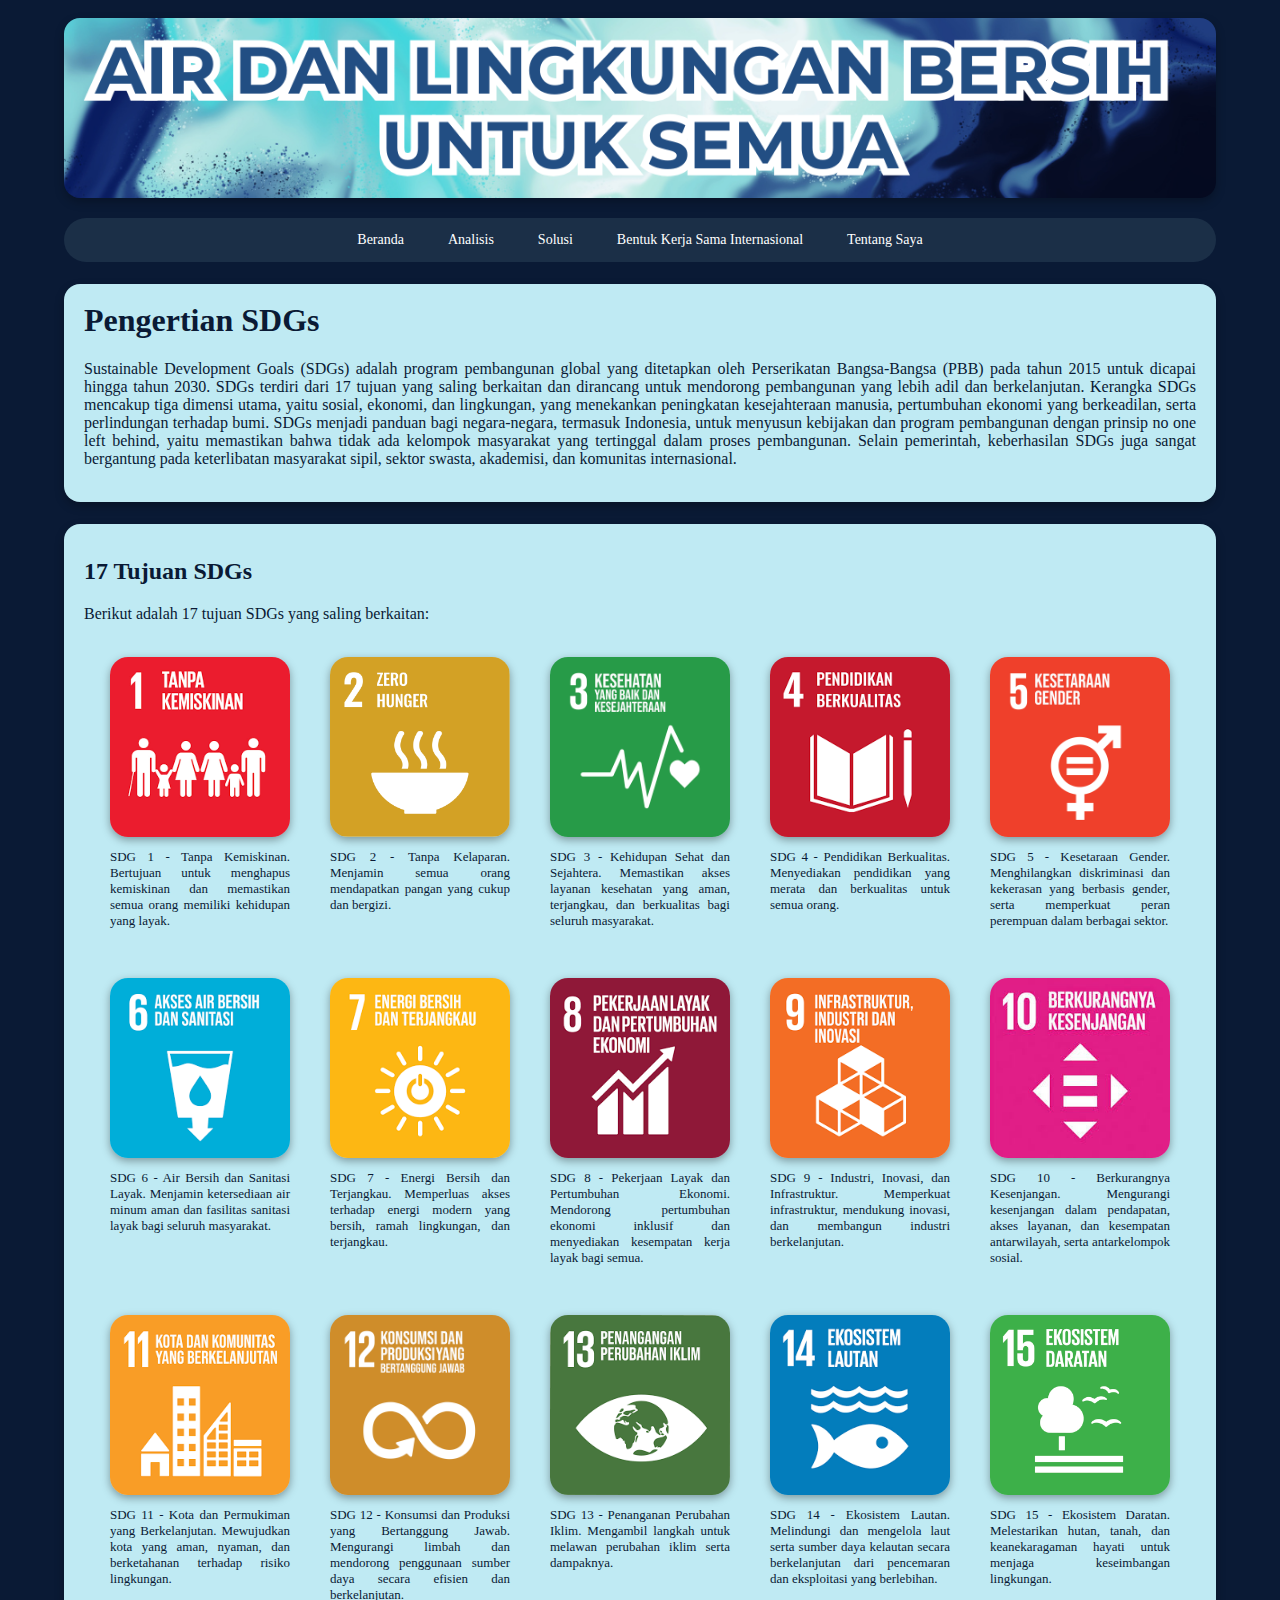
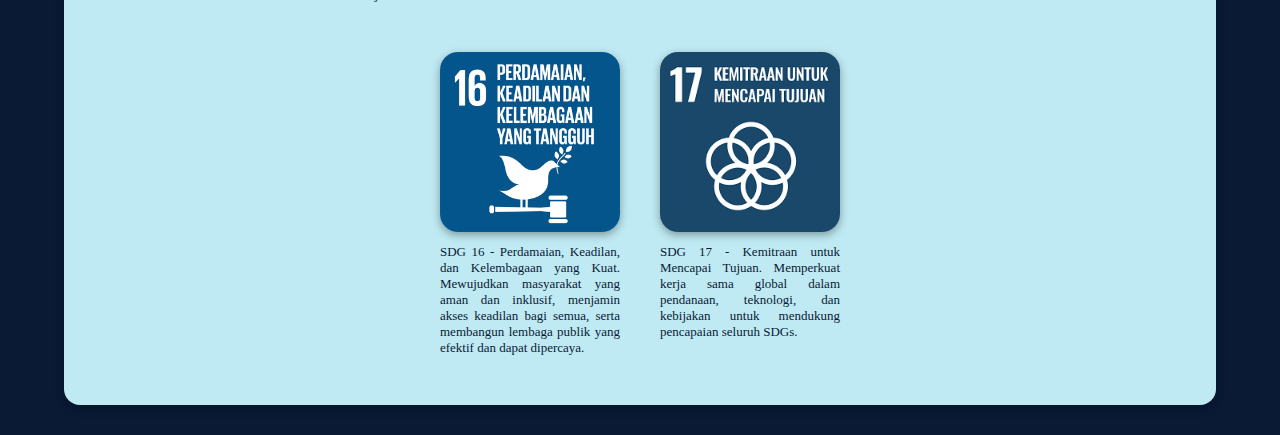
<file: index.html>
<!DOCTYPE html>
<html>
<head>
    <title>Beranda SDGs</title>
    <link rel="stylesheet" href="style.css">
</head>
<body>

<div class="container">

    <img src="Header IL Web.png" class="header-img" alt="Header SDGs">

    <div class="navbar">
        <ul>
            <li class="dropdown">
                <a href="index.html">Beranda</a>
                <ul class="dropdown-menu">
                    <li><a href="#pengertian">Pengertian SDGs</a></li>
                    <li><a href="#tujuan">17 Tujuan SDGs</a></li>
                </ul>
            </li>

            <li class="dropdown">
                <a href="analisis.html">Analisis</a>
                <ul class="dropdown-menu">
                    <li><a href="analisis.html#kondisi">Kondisi Terkini</a></li>
                    <li><a href="analisis.html#tantangan">Tantangan</a></li>
                    <li><a href="analisis.html#potensi">Potensi</a></li>
                    <li><a href="analisis.html#peran">Peran Masyarakat</a></li>
                </ul>
            </li>

            <li class="dropdown">
                <a href="solusi.html">Solusi</a>
                <ul class="dropdown-menu">
                    <li><a href="solusi.html#rekomendasi">Solusi & Rekomendasi Tindakan Nyata</a></li>
                </ul>
            </li>

            <li class="dropdown">
                <a href="kerjasama.html">Bentuk Kerja Sama Internasional</a>
                <ul class="dropdown-menu">
                    <li><a href="kerjasama.html#pengertian">Pengertian Kerja Sama Internasional</a></li>
                    <li><a href="kerjasama.html#bilateral">Kerja Sama Bilateral</a></li>
                    <li><a href="kerjasama.html#regional">Kerja Sama Regional</a></li>
                    <li><a href="kerjasama.html#multilateral">Kerja Sama Multilateral</a></li>
                </ul>
            </li>

            <li class="dropdown">
                <a href="tentangsaya.html">Tentang Saya</a>
                <ul class="dropdown-menu">
                    <li><a href="tentangsaya.html#perkenalan">Perkenalan</a></li>
                    <li><a href="tentangsaya.html#tujuan">Tujuan Membuat Website</a></li>
                </ul>
            </li>
        </ul>
    </div>

    <div class="box" id="pengertian">
        <h1>Pengertian SDGs</h1>
        <p>
            Sustainable Development Goals (SDGs) adalah program pembangunan global yang ditetapkan oleh Perserikatan Bangsa-Bangsa (PBB) pada tahun 2015 untuk dicapai hingga tahun 2030. SDGs terdiri dari 17 tujuan yang saling berkaitan dan dirancang untuk mendorong pembangunan yang lebih adil dan berkelanjutan. Kerangka SDGs mencakup tiga dimensi utama, yaitu sosial, ekonomi, dan lingkungan, yang menekankan peningkatan kesejahteraan manusia, pertumbuhan ekonomi yang berkeadilan, serta perlindungan terhadap bumi. SDGs menjadi panduan bagi negara-negara, termasuk Indonesia, untuk menyusun kebijakan dan program pembangunan dengan prinsip no one left behind, yaitu memastikan bahwa tidak ada kelompok masyarakat yang tertinggal dalam proses pembangunan. Selain pemerintah, keberhasilan SDGs juga sangat bergantung pada keterlibatan masyarakat sipil, sektor swasta, akademisi, dan komunitas internasional.
        </p>
    </div>

    <div class="box" id="tujuan">
        <h2>17 Tujuan SDGs</h2>
        <p>Berikut adalah 17 tujuan SDGs yang saling berkaitan:</p>

        <div class="sdg-gallery">
            <div class="sdg-item">
                <img src="sdgs1.png" alt="SDG 1">
                <p>SDG 1 - Tanpa Kemiskinan. Bertujuan untuk menghapus kemiskinan dan memastikan semua orang memiliki kehidupan yang layak.</p>
            </div>
            <div class="sdg-item">
                <img src="sdgs2.png" alt="SDG 2">
                <p>SDG 2 - Tanpa Kelaparan.
Menjamin semua orang mendapatkan pangan yang cukup dan bergizi.</p>
            </div>
            <div class="sdg-item">
                <img src="sdgs3.png" alt="SDG 3">
                <p>SDG 3 - Kehidupan Sehat dan Sejahtera.
Memastikan akses layanan kesehatan yang aman, terjangkau, dan berkualitas bagi seluruh masyarakat.</p>
            </div>
            <div class="sdg-item">
                <img src="sdgs4.png" alt="SDG 4">
                <p>SDG 4 - Pendidikan Berkualitas.
Menyediakan pendidikan yang merata dan berkualitas untuk semua orang.</p>
            </div>
            <div class="sdg-item">
                <img src="sdgs5.png" alt="SDG 5">
                <p>SDG 5 - Kesetaraan Gender.
Menghilangkan diskriminasi dan kekerasan yang berbasis gender, serta memperkuat peran perempuan dalam berbagai sektor.</p>
            </div>
            <div class="sdg-item">
                <img src="sdgs6.png" alt="SDG 6">
                <p>SDG 6 - Air Bersih dan Sanitasi Layak.
Menjamin ketersediaan air minum aman dan fasilitas sanitasi layak bagi seluruh masyarakat.
</p>
            </div>
            <div class="sdg-item">
                <img src="sdgs7.png" alt="SDG 7">
                <p>SDG 7 - Energi Bersih dan Terjangkau.
Memperluas akses terhadap energi modern yang bersih, ramah lingkungan, dan terjangkau.</p>
            </div>
            <div class="sdg-item">
                <img src="sdgs8.png" alt="SDG 8">
                <p>SDG 8 - Pekerjaan Layak dan Pertumbuhan Ekonomi.
Mendorong pertumbuhan ekonomi inklusif dan menyediakan kesempatan kerja layak bagi semua.
</p>
            </div>
            <div class="sdg-item">
                <img src="sdgs9.png" alt="SDG 9">
                <p>SDG 9 - Industri, Inovasi, dan Infrastruktur.
Memperkuat infrastruktur, mendukung inovasi, dan membangun industri berkelanjutan.
</p>
            </div>
            <div class="sdg-item">
                <img src="sdgs10.jpg" alt="SDG 10">
                <p>SDG 10 - Berkurangnya Kesenjangan.
Mengurangi kesenjangan dalam pendapatan, akses layanan, dan kesempatan antarwilayah, serta antarkelompok sosial.</p>
            </div>
            <div class="sdg-item">
                <img src="sdgs11.png" alt="SDG 11">
                <p>SDG 11 - Kota dan Permukiman yang Berkelanjutan.
Mewujudkan kota yang aman, nyaman, dan berketahanan terhadap risiko lingkungan.</p>
            </div>
            <div class="sdg-item">
                <img src="sdgs12.png" alt="SDG 12">
                <p>SDG 12 - Konsumsi dan Produksi yang Bertanggung Jawab.
Mengurangi limbah dan mendorong penggunaan sumber daya secara efisien dan berkelanjutan.</p>
            </div>
            <div class="sdg-item">
                <img src="sdgs13.png" alt="SDG 13">
                <p>SDG 13 - Penanganan Perubahan Iklim.
Mengambil langkah untuk melawan perubahan iklim serta dampaknya.</p>
            </div>
            <div class="sdg-item">
                <img src="sdgs14.png" alt="SDG 14">
                <p>SDG 14 - Ekosistem Lautan.
Melindungi dan mengelola laut serta sumber daya kelautan secara berkelanjutan dari pencemaran dan eksploitasi yang berlebihan.
</p>
            </div>
            <div class="sdg-item">
                <img src="sdgs15.png" alt="SDG 15">
                <p>SDG 15 - Ekosistem Daratan.
Melestarikan hutan, tanah, dan keanekaragaman hayati untuk menjaga keseimbangan lingkungan.</p>
            </div>
            <div class="sdg-item">
                <img src="sdgs16.png" alt="SDG 16">
                <p>SDG 16 - Perdamaian, Keadilan, dan Kelembagaan yang Kuat.
Mewujudkan masyarakat yang aman dan inklusif, menjamin akses keadilan bagi semua, serta membangun lembaga publik yang efektif dan dapat dipercaya.</p>
            </div>
            <div class="sdg-item">
                <img src="sdgs17.png" alt="SDG 17">
                <p>SDG 17 - Kemitraan untuk Mencapai Tujuan.
Memperkuat kerja sama global dalam pendanaan, teknologi, dan kebijakan untuk mendukung pencapaian seluruh SDGs.</p>
            </div>
        </div>
    </div>

</div>

</body>
</html>
</file>
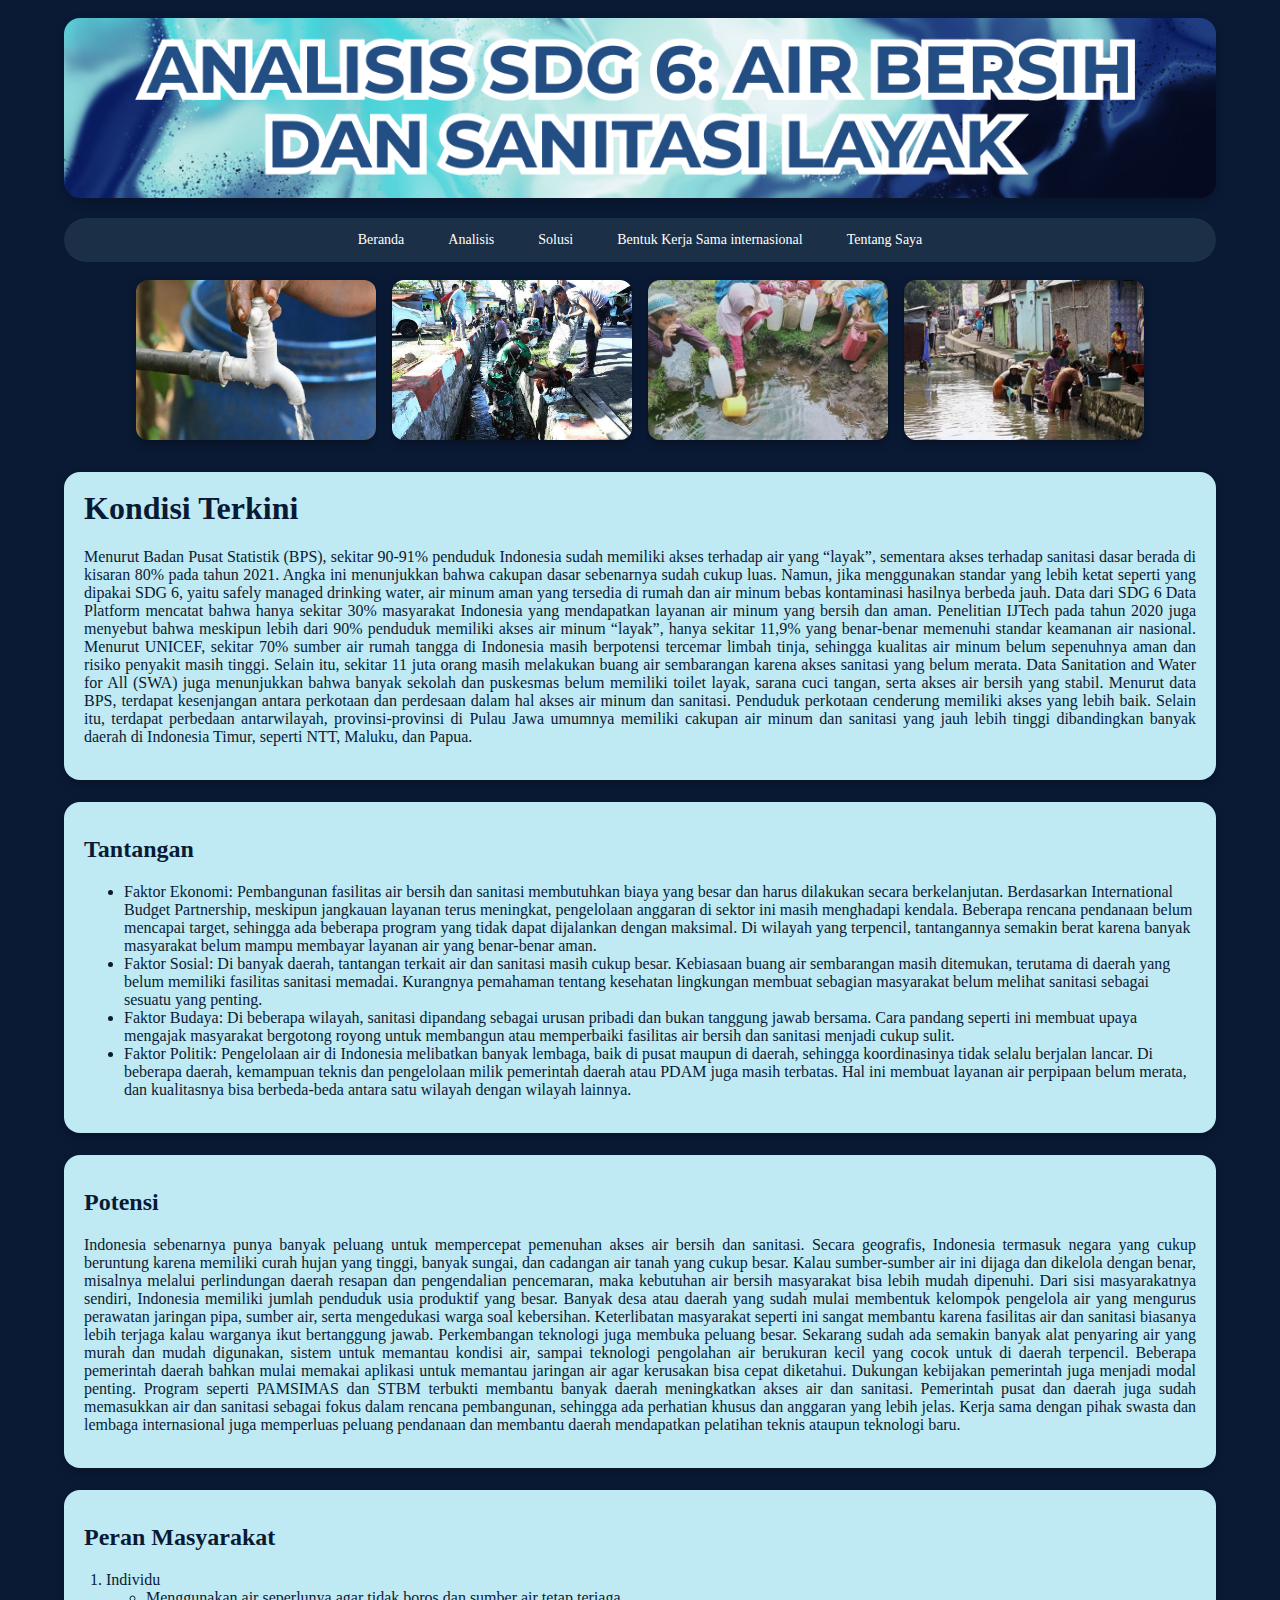
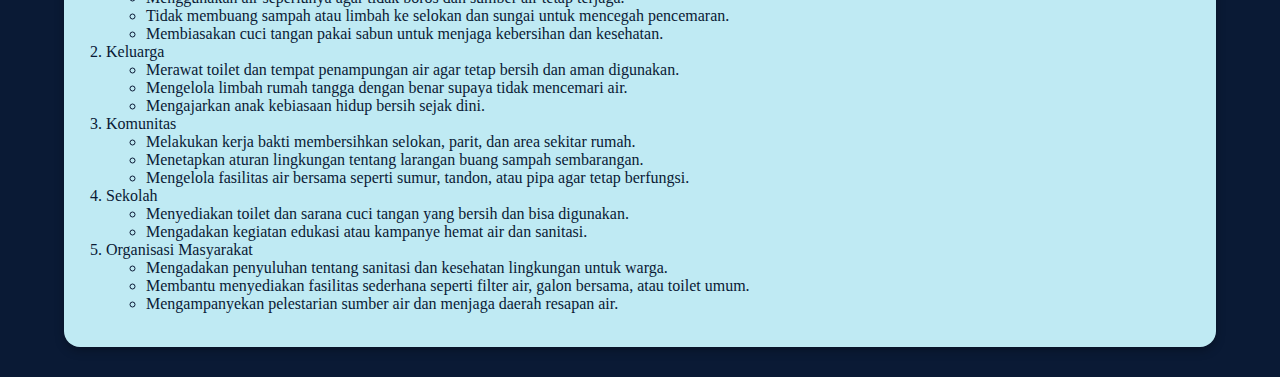
<file: analisis.html>
<!DOCTYPE html>
<html>
<head>
    <title>Analisis SDG 6</title>
    <link rel="stylesheet" href="style.css">
</head>
<body>

<div class="container">

    <img src="Header IL Web 2.png" class="header-img" alt="Header SDGs">

    <div class="navbar">
        <ul>
            <li class="dropdown">
                <a href="index.html">Beranda</a>
                <ul class="dropdown-menu">
                    <li><a href="index.html">Pengertian SDGs</a></li>
                    <li><a href="index.html">17 Tujuan SDGs</a></li>
                </ul>
            </li>

            <li class="dropdown">
                <a href="analisis.html">Analisis</a>
                <ul class="dropdown-menu">
                    <li><a href="#kondisi">Kondisi Terkini</a></li>
                    <li><a href="#tantangan">Tantangan</a></li>
                    <li><a href="#potensi">Potensi</a></li>
                    <li><a href="#peran">Peran Masyarakat</a></li>
                </ul>
            </li>

            <li class="dropdown">
                <a href="solusi.html">Solusi</a>
                <ul class="dropdown-menu">
                    <li><a href="solusi.html#rekomendasi">Solusi & Rekomendasi Tindakan Nyata</a></li>
                </ul>
            </li>

            <li class="dropdown">
                <a href="kerjasama.html">Bentuk Kerja Sama internasional</a>
                <ul class="dropdown-menu">
                    <li><a href="kerjasama.html#pengertian">Pengertian Kerja Sama Internasional</a></li>
                    <li><a href="kerjasama.html#bilateral">Kerja Sama Bilateral</a></li>
                    <li><a href="kerjasama.html#regional">Kerja Sama Regional</a></li>
                    <li><a href="kerjasama.html#multilateral">Kerja Sama Multilateral</a></li>
                </ul>
            </li>

            <li class="dropdown">
                <a href="tentangsaya.html">Tentang Saya</a>
                <ul class="dropdown-menu">
                    <li><a href="tentangsaya.html#perkenalan">Perkenalan</a></li>
                    <li><a href="tentangsaya.html#tujuan">Tujuan Membuat Website</a></li>
                </ul>
            </li>
        </ul>
    </div>

    <div class="foto-row">
        <img src="gaborosair.jpg" class="foto">
        <img src="bersihinselokan.jpg" class="foto">
        <img src="gaadaairbersih.jpg" alt="foto">
        <img src="sanitasi.jpg" alt="foto">
    </div>

<div class="box" id="kondisi">
    <h1>Kondisi Terkini</h1>

        <p>
            Menurut Badan Pusat Statistik (BPS), sekitar 90-91% penduduk Indonesia sudah memiliki akses terhadap air yang “layak”, sementara akses terhadap sanitasi dasar berada di kisaran 80% pada tahun 2021. Angka ini menunjukkan bahwa cakupan dasar sebenarnya sudah cukup luas. Namun, jika menggunakan standar yang lebih ketat seperti yang dipakai SDG 6, yaitu safely managed drinking water, air minum aman yang tersedia di rumah dan air minum bebas kontaminasi hasilnya berbeda jauh. Data dari SDG 6 Data Platform mencatat bahwa hanya sekitar 30% masyarakat Indonesia yang mendapatkan layanan air minum yang bersih dan aman. Penelitian IJTech pada tahun 2020 juga menyebut bahwa meskipun lebih dari 90% penduduk memiliki akses air minum “layak”, hanya sekitar 11,9% yang benar-benar memenuhi standar keamanan air nasional.
Menurut UNICEF, sekitar 70% sumber air rumah tangga di Indonesia masih berpotensi tercemar limbah tinja, sehingga kualitas air minum belum sepenuhnya aman dan risiko penyakit masih tinggi. Selain itu, sekitar 11 juta orang masih melakukan buang air sembarangan karena akses sanitasi yang belum merata. Data Sanitation and Water for All (SWA) juga menunjukkan bahwa banyak sekolah dan puskesmas belum memiliki toilet layak, sarana cuci tangan, serta akses air bersih yang stabil.
Menurut data BPS, terdapat kesenjangan antara perkotaan dan perdesaan dalam hal akses air minum dan sanitasi. Penduduk perkotaan cenderung memiliki akses yang lebih baik. Selain itu, terdapat perbedaan antarwilayah, provinsi-provinsi di Pulau Jawa umumnya memiliki cakupan air minum dan sanitasi yang jauh lebih tinggi dibandingkan banyak daerah di Indonesia Timur, seperti NTT, Maluku, dan Papua.

        </p>
    </div>

    <div class="box" id="tantangan">
        <h2>Tantangan</h2>
        <p>
            <ul>
                <li>
                  Faktor Ekonomi:
Pembangunan fasilitas air bersih dan sanitasi membutuhkan biaya yang besar dan harus dilakukan secara berkelanjutan. Berdasarkan International Budget Partnership, meskipun jangkauan layanan terus meningkat, pengelolaan anggaran di sektor ini masih menghadapi kendala. Beberapa rencana pendanaan belum mencapai target, sehingga ada beberapa program yang tidak dapat dijalankan dengan maksimal. Di wilayah yang terpencil, tantangannya semakin berat karena banyak masyarakat belum mampu membayar layanan air yang benar-benar aman.
                </li>
                <li>Faktor Sosial:
Di banyak daerah, tantangan terkait air dan sanitasi masih cukup besar. Kebiasaan buang air sembarangan masih ditemukan, terutama di daerah yang belum memiliki fasilitas sanitasi memadai. Kurangnya pemahaman tentang kesehatan lingkungan membuat sebagian masyarakat belum melihat sanitasi sebagai sesuatu yang penting.</li>
<li>
    Faktor Budaya:
    Di beberapa wilayah, sanitasi dipandang sebagai urusan pribadi dan bukan tanggung jawab bersama. Cara pandang seperti ini membuat upaya mengajak masyarakat bergotong royong untuk membangun atau memperbaiki fasilitas air bersih dan sanitasi menjadi cukup sulit.
</li>
<li>Faktor Politik:
    Pengelolaan air di Indonesia melibatkan banyak lembaga, baik di pusat maupun di daerah, sehingga koordinasinya tidak selalu berjalan lancar. Di beberapa daerah, kemampuan teknis dan pengelolaan milik pemerintah daerah atau PDAM juga masih terbatas. Hal ini membuat layanan air perpipaan belum merata, dan kualitasnya bisa berbeda-beda antara satu wilayah dengan wilayah lainnya.
</li>
</ul>
        </p>
    </div>

    <div class="box" id="potensi">
        <h2>Potensi</h2>
        <p>
            Indonesia sebenarnya punya banyak peluang untuk mempercepat pemenuhan akses air bersih dan sanitasi. Secara geografis, Indonesia termasuk negara yang cukup beruntung karena memiliki curah hujan yang tinggi, banyak sungai, dan cadangan air tanah yang cukup besar. Kalau sumber-sumber air ini dijaga dan dikelola dengan benar, misalnya melalui perlindungan daerah resapan dan pengendalian pencemaran, maka kebutuhan air bersih masyarakat bisa lebih mudah dipenuhi.
Dari sisi masyarakatnya sendiri, Indonesia memiliki jumlah penduduk usia produktif yang besar. Banyak desa atau daerah yang sudah mulai membentuk kelompok pengelola air yang mengurus perawatan jaringan pipa, sumber air, serta mengedukasi warga soal kebersihan. Keterlibatan masyarakat seperti ini sangat membantu karena fasilitas air dan sanitasi biasanya lebih terjaga kalau warganya ikut bertanggung jawab.
Perkembangan teknologi juga membuka peluang besar. Sekarang sudah ada semakin banyak alat penyaring air yang murah dan mudah digunakan, sistem untuk memantau kondisi air, sampai teknologi pengolahan air berukuran kecil yang cocok untuk di daerah terpencil. Beberapa pemerintah daerah bahkan mulai memakai aplikasi untuk memantau jaringan air agar kerusakan bisa cepat diketahui.
Dukungan kebijakan pemerintah juga menjadi modal penting. Program seperti PAMSIMAS dan STBM terbukti membantu banyak daerah meningkatkan akses air dan sanitasi. Pemerintah pusat dan daerah juga sudah memasukkan air dan sanitasi sebagai fokus dalam rencana pembangunan, sehingga ada perhatian khusus dan anggaran yang lebih jelas. Kerja sama dengan pihak swasta dan lembaga internasional juga memperluas peluang pendanaan dan membantu daerah mendapatkan pelatihan teknis ataupun teknologi baru.
        </p>
    </div>

    <div class="box" id="peran">
        <h2>Peran Masyarakat</h2>
        <p>
            <ol>
                <li>Individu
                    <ul>
                        <li>Menggunakan air seperlunya agar tidak boros dan sumber air tetap terjaga.</li>
<li>Tidak membuang sampah atau limbah ke selokan dan sungai untuk mencegah pencemaran.</li>
<li>Membiasakan cuci tangan pakai sabun untuk menjaga kebersihan dan kesehatan.
</li>
                    </ul>
                </li>
                <li>Keluarga</li>
                <ul>
                    <li>Merawat toilet dan tempat penampungan air agar tetap bersih dan aman digunakan.</li>
<li>Mengelola limbah rumah tangga dengan benar supaya tidak mencemari air.</li>
<li>Mengajarkan anak kebiasaan hidup bersih sejak dini.</li>
                </ul>
                <li>Komunitas
                    <ul>
                        <li>Melakukan kerja bakti membersihkan selokan, parit, dan area sekitar rumah.</li>
                        <li>Menetapkan aturan lingkungan tentang larangan buang sampah sembarangan.</li>
                        <li>Mengelola fasilitas air bersama seperti sumur, tandon, atau pipa agar tetap berfungsi.</li>
                    </ul>
                </li>
                <li>Sekolah
                    <ul>
                        <li>Menyediakan toilet dan sarana cuci tangan yang bersih dan bisa digunakan.</li>
                        <li>Mengadakan kegiatan edukasi atau kampanye hemat air dan sanitasi.</li>
                    </ul>
                </li>
                <li>Organisasi Masyarakat
                    <ul>
                        <li>Mengadakan penyuluhan tentang sanitasi dan kesehatan lingkungan untuk warga.</li>
                        <li>Membantu menyediakan fasilitas sederhana seperti filter air, galon bersama, atau toilet umum.</li>
                        <li>Mengampanyekan pelestarian sumber air dan menjaga daerah resapan air.</li>
                    </ul>
                </li>
            </ol>
        </p>
    </div>

</div>

</body>
</html>
</file>
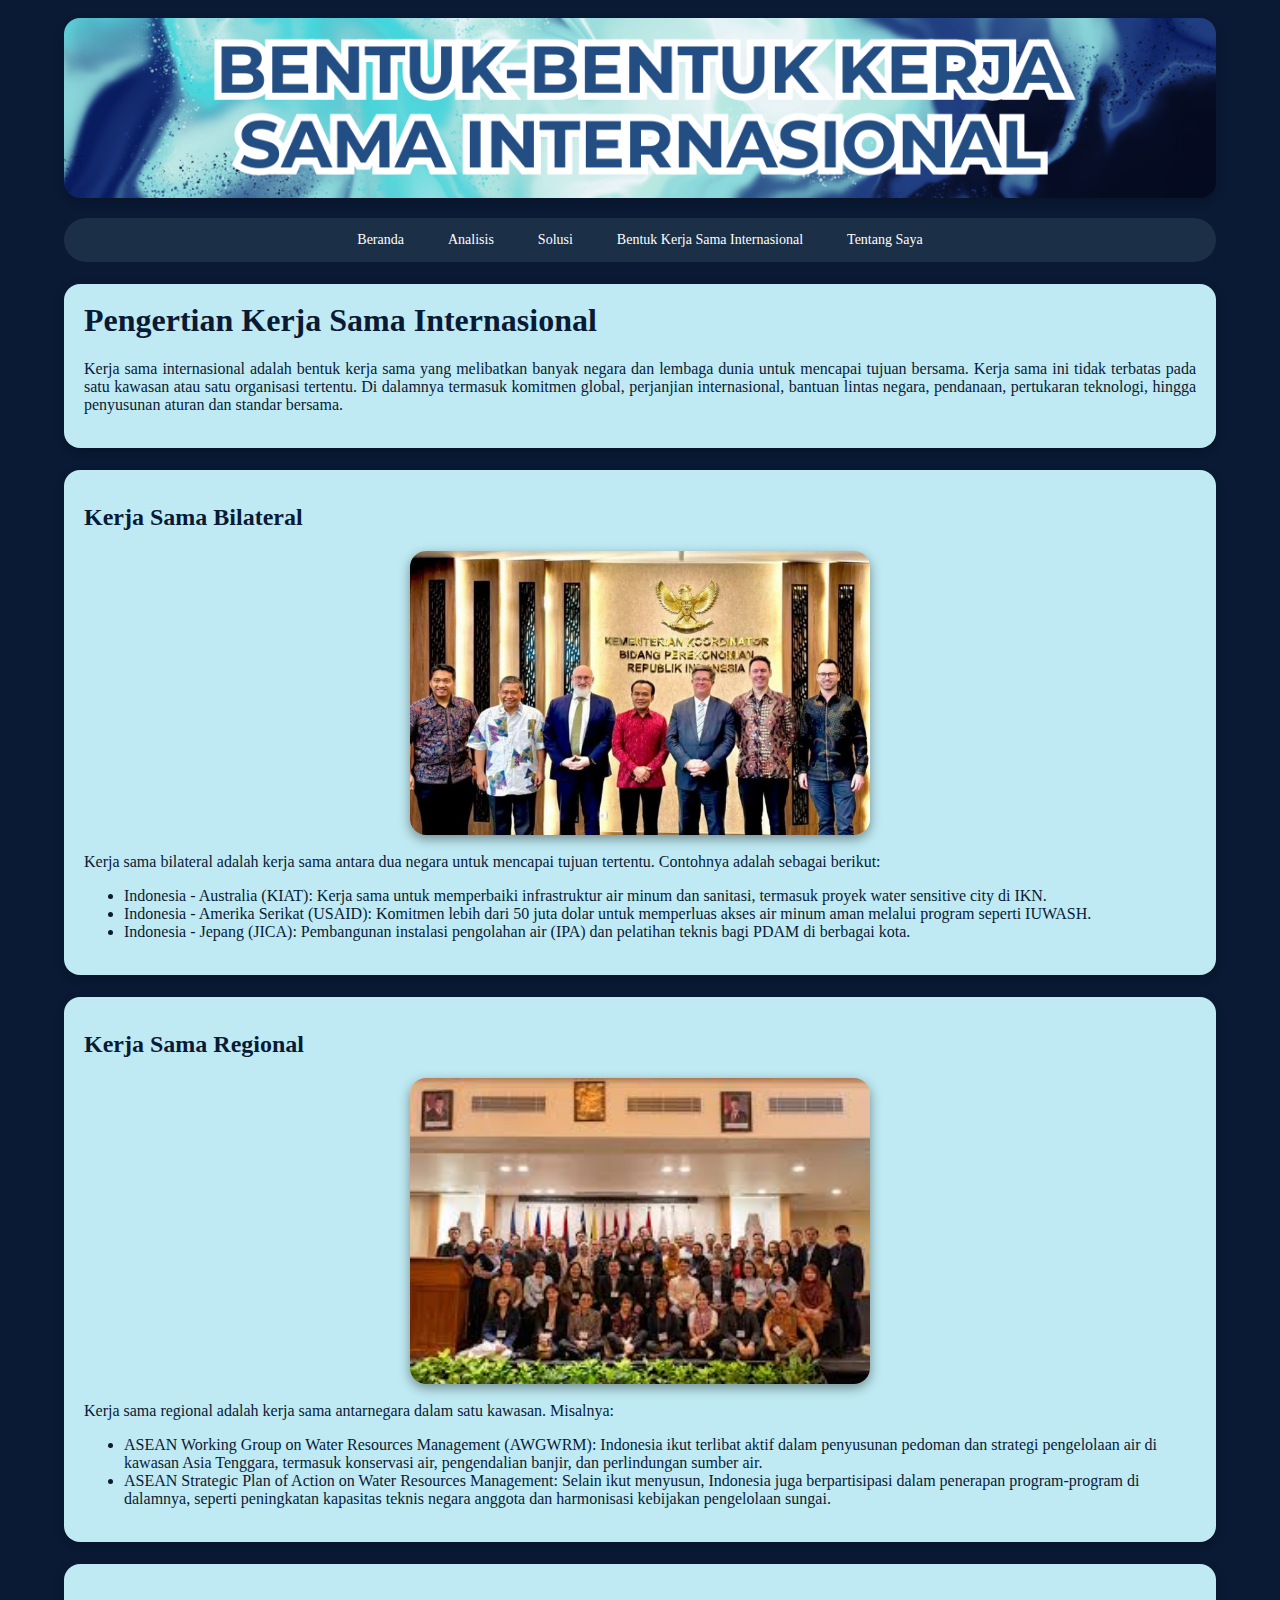
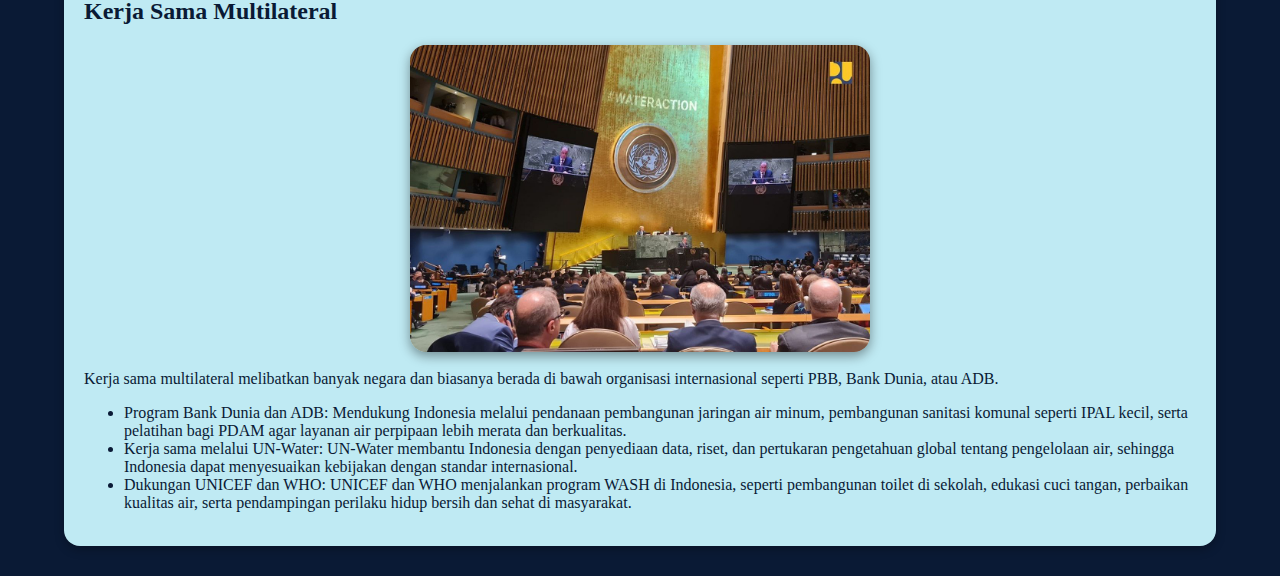
<file: kerjasama.html>
<!DOCTYPE html>
<html>
<head>
    <title>Bentuk Kerja Sama SDGs</title>
    <link rel="stylesheet" href="style.css">
</head>
<body>

<div class="container">

    <img src="Header IL Web 4.png" class="header-img" alt="Header SDGs">

    <div class="navbar">
        <ul>
            <li class="dropdown">
                <a href="index.html">Beranda</a>
                <ul class="dropdown-menu">
                    <li><a href="index.html">Pengertian SDGs</a></li>
                    <li><a href="index.html">17 Tujuan SDGs</a></li>
                </ul>
            </li>

            <li class="dropdown">
                <a href="analisis.html">Analisis</a>
                <ul class="dropdown-menu">
                    <li><a href="analisis.html#kondisi">Kondisi Terkini</a></li>
                    <li><a href="analisis.html#tantangan">Tantangan</a></li>
                    <li><a href="analisis.html#potensi">Potensi</a></li>
                    <li><a href="analisis.html#peran">Peran Masyarakat</a></li>
                </ul>
            </li>

            <li class="dropdown">
                <a href="solusi.html">Solusi</a>
                <ul class="dropdown-menu">
                    <li><a href="solusi.html#rekomendasi">Solusi & Rekomendasi Tindakan Nyata</a></li>
                </ul>
            </li>

            <li class="dropdown">
                <a href="kerjasama.html">Bentuk Kerja Sama Internasional</a>
                <ul class="dropdown-menu">
                    <li><a href="#pengertian">Pengertian Kerja Sama Internasional</a></li>
                    <li><a href="#bilateral">Kerja Sama Bilateral</a></li>
                    <li><a href="#regional">Kerja Sama Regional</a></li>
                    <li><a href="#multilateral">Kerja Sama Multilateral</a></li>
                </ul>
            </li>

            <li class="dropdown">
                <a href="tentangsaya.html">Tentang Saya</a>
                <ul class="dropdown-menu">
                    <li><a href="tentangsaya.html#perkenalan">Perkenalan</a></li>
                    <li><a href="tentangsaya.html#tujuan">Tujuan Membuat Website</a></li>
                </ul>
            </li>
        </ul>
    </div>

    <div class="box" id="pengertian">
        <h1>Pengertian Kerja Sama Internasional</h1>
        <p>
            Kerja sama internasional adalah bentuk kerja sama yang melibatkan banyak negara dan lembaga dunia untuk mencapai tujuan bersama. Kerja sama ini tidak terbatas pada satu kawasan atau satu organisasi tertentu. Di dalamnya termasuk komitmen global, perjanjian internasional, bantuan lintas negara, pendanaan, pertukaran teknologi, hingga penyusunan aturan dan standar bersama.
        </p>
    </div>

    <div class="box" id="bilateral">
        <h2>Kerja Sama Bilateral</h2>
        <img src="bilateralindoaustralia.jpg" class="foto" alt="foto">
        <p>
            Kerja sama bilateral adalah kerja sama antara dua negara untuk mencapai tujuan tertentu. Contohnya adalah sebagai berikut:
            <ul>
                <li>Indonesia - Australia (KIAT): Kerja sama untuk memperbaiki infrastruktur air minum dan sanitasi, termasuk proyek water sensitive city di IKN.</li>
                <li>Indonesia - Amerika Serikat (USAID): Komitmen lebih dari 50 juta dolar untuk memperluas akses air minum aman melalui program seperti IUWASH.</li>
                <li>Indonesia - Jepang (JICA): Pembangunan instalasi pengolahan air (IPA) dan pelatihan teknis bagi PDAM di berbagai kota.</li>
            </ul>
        </p>
    </div>

    <div class="box" id="regional">
        <h2>Kerja Sama Regional</h2>
        <img src="regional.jpg" class="foto" alt="foto">
        <p>
             Kerja sama regional adalah kerja sama antarnegara dalam satu kawasan. Misalnya:
            <ul>
                <li>ASEAN Working Group on Water Resources Management (AWGWRM):
Indonesia ikut terlibat aktif dalam penyusunan pedoman dan strategi pengelolaan air di kawasan Asia Tenggara, termasuk konservasi air, pengendalian banjir, dan perlindungan sumber air.</li>
                <li>ASEAN Strategic Plan of Action on Water Resources Management:
Selain ikut menyusun, Indonesia juga berpartisipasi dalam penerapan program-program di dalamnya, seperti peningkatan kapasitas teknis negara anggota dan harmonisasi kebijakan pengelolaan sungai.</li>
            </ul>
        </p>
    </div>

    <div class="box" id="multilateral">
        <h2>Kerja Sama Multilateral</h2>
        <img src="multilateral.jpeg" class="foto" alt="foto">
        <p>
            Kerja sama multilateral melibatkan banyak negara dan biasanya berada di bawah organisasi internasional seperti PBB, Bank Dunia, atau ADB.
            <ul>
                <li>Program Bank Dunia dan ADB:
Mendukung Indonesia melalui pendanaan pembangunan jaringan air minum, pembangunan sanitasi komunal seperti IPAL kecil, serta pelatihan bagi PDAM agar layanan air perpipaan lebih merata dan berkualitas.</li>
<li>Kerja sama melalui UN-Water:
UN-Water membantu Indonesia dengan penyediaan data, riset, dan pertukaran pengetahuan global tentang pengelolaan air, sehingga Indonesia dapat menyesuaikan kebijakan dengan standar internasional.</li>
<li>Dukungan UNICEF dan WHO:
UNICEF dan WHO menjalankan program WASH di Indonesia, seperti pembangunan toilet di sekolah, edukasi cuci tangan, perbaikan kualitas air, serta pendampingan perilaku hidup bersih dan sehat di masyarakat.</li>
            </ul>
        </p>
    </div>

</div>

</body>
</html>
</file>
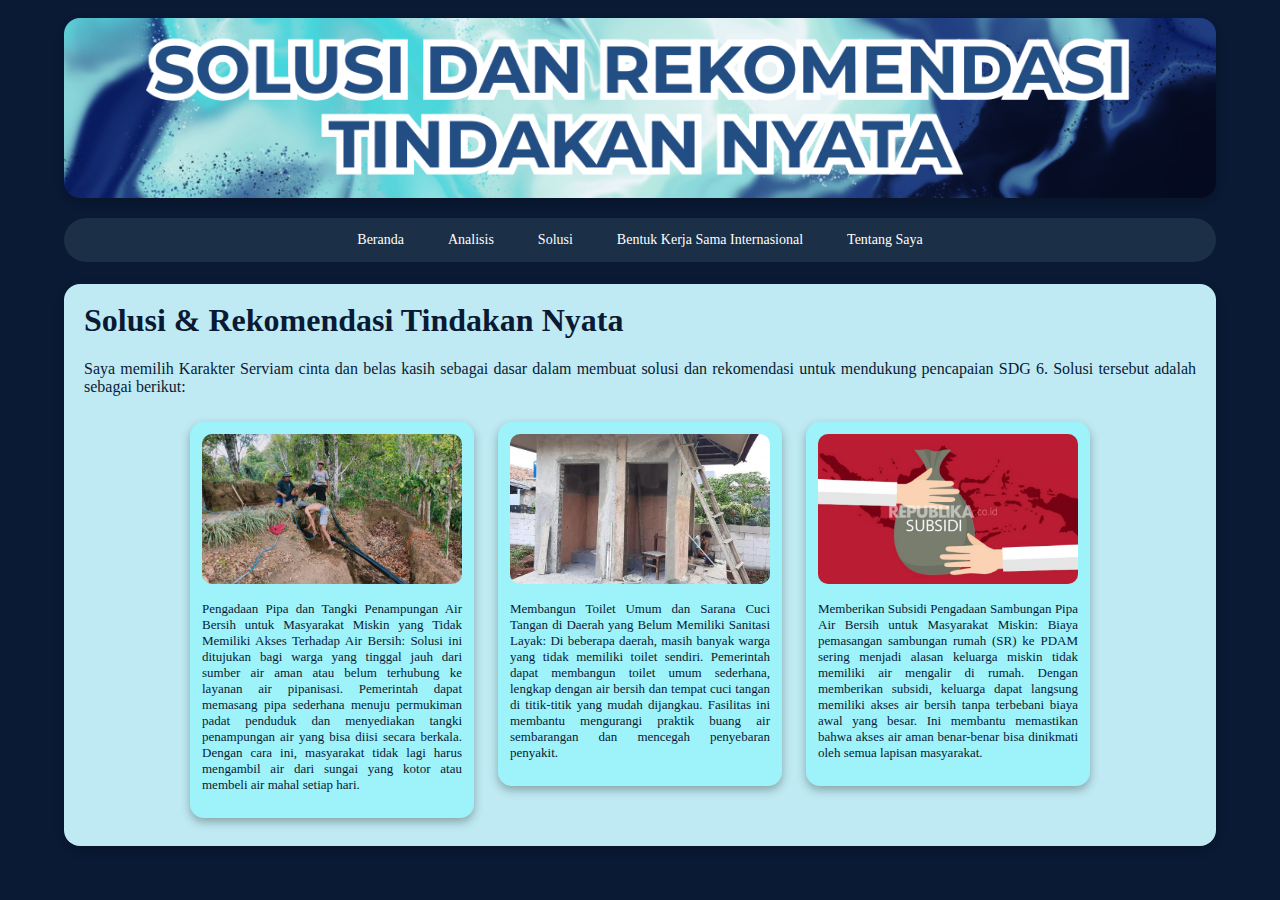
<file: solusi.html>
<!DOCTYPE html>
<html>
<head>
    <title>Solusi SDG 6</title>
    <link rel="stylesheet" href="style.css">
</head>
<body>

<div class="container">

    <img src="Header IL Web 3.png" class="header-img" alt="Header SDGs">

    <div class="navbar">
        <ul>
            <li class="dropdown">
                <a href="index.html">Beranda</a>
                <ul class="dropdown-menu">
                    <li><a href="index.html">Pengertian SDGs</a></li>
                    <li><a href="index.html">17 Tujuan SDGs</a></li>
                </ul>
            </li>

            <li class="dropdown">
                <a href="analisis.html">Analisis</a>
                <ul class="dropdown-menu">
                    <li><a href="analisis.html#kondisi">Kondisi Terkini</a></li>
                    <li><a href="analisis.html#tantangan">Tantangan</a></li>
                    <li><a href="analisis.html#potensi">Potensi</a></li>
                    <li><a href="analisis.html#peran">Peran Masyarakat</a></li>
                </ul>
            </li>

            <li class="dropdown">
                <a href="solusi.html">Solusi</a>
                <ul class="dropdown-menu">
                    <li><a href="#rekomendasi">Solusi & Rekomendasi Tindakan Nyata</a></li>
                </ul>
            </li>

            <li class="dropdown">
                <a href="kerjasama.html">Bentuk Kerja Sama Internasional</a>
                <ul class="dropdown-menu">
                    <li><a href="kerjasama.html#pengertian">Pengertian Kerja Sama Internasional</a></li>
                    <li><a href="kerjasama.html#bilateral">Kerja Sama Bilateral</a></li>
                    <li><a href="kerjasama.html#regional">Kerja Sama Regional</a></li>
                    <li><a href="kerjasama.html#multilateral">Kerja Sama Multilateral</a></li>
                </ul>
            </li>

            <li class="dropdown">
                <a href="tentangsaya.html">Tentang Saya</a>
                <ul class="dropdown-menu">
                    <li><a href="tentangsaya.html#perkenalan">Perkenalan</a></li>
                    <li><a href="tentangsaya.html#tujuan">Tujuan Membuat Website</a></li>
                </ul>
            </li>
        </ul>
    </div>

    <div class="box" id="rekomendasi">
        <h1>Solusi & Rekomendasi Tindakan Nyata</h1>
        <p>
            Saya memilih Karakter Serviam cinta dan belas kasih sebagai dasar dalam membuat solusi dan rekomendasi untuk mendukung pencapaian SDG 6. Solusi tersebut adalah sebagai berikut:

        </p>

        <div class="card-row">
            <div class="card">
                <img src="pasangpipa.jpeg" alt="Pengadaan Pipa dan Tangki Penampungan Air Bersih untuk Masyarakat Miskin yang Tidak Memiliki Akses Terhadap Air Bersih.">
                <p>
                    Pengadaan Pipa dan Tangki Penampungan Air Bersih untuk Masyarakat Miskin yang Tidak Memiliki Akses Terhadap Air Bersih: Solusi ini ditujukan bagi warga yang tinggal jauh dari sumber air aman atau belum terhubung ke layanan air pipanisasi. Pemerintah dapat memasang pipa sederhana menuju permukiman padat penduduk dan menyediakan tangki penampungan air yang bisa diisi secara berkala. Dengan cara ini, masyarakat tidak lagi harus mengambil air dari sungai yang kotor atau membeli air mahal setiap hari.
                </p>
            </div>

            <div class="card">
                <img src="toiletumum.jpg" alt="Membangun Toilet Umum dan Sarana Cuci Tangan di Daerah yang Belum Memiliki Sanitasi Layak.">
                <p>
                    Membangun Toilet Umum dan Sarana Cuci Tangan di Daerah yang Belum Memiliki Sanitasi Layak: Di beberapa daerah, masih banyak warga yang tidak memiliki toilet sendiri. Pemerintah dapat membangun toilet umum sederhana, lengkap dengan air bersih dan tempat cuci tangan di titik-titik yang mudah dijangkau. Fasilitas ini membantu mengurangi praktik buang air sembarangan dan mencegah penyebaran penyakit.
                </p>
            </div>

            <div class="card">
                <img src="subsidi.jpg" alt="Memberikan Subsidi Pengadaan Sambungan Pipa Air Bersih untuk Masyarakat Miskin.">
                <p>
                    Memberikan Subsidi Pengadaan Sambungan Pipa Air Bersih untuk Masyarakat Miskin: Biaya pemasangan sambungan rumah (SR) ke PDAM sering menjadi alasan keluarga miskin tidak memiliki air mengalir di rumah. Dengan memberikan subsidi, keluarga dapat langsung memiliki akses air bersih tanpa terbebani biaya awal yang besar. Ini membantu memastikan bahwa akses air aman benar-benar bisa dinikmati oleh semua lapisan masyarakat.
                </p>
            </div>
        </div>
    </div>

</div>

</body>
</html>
</file>
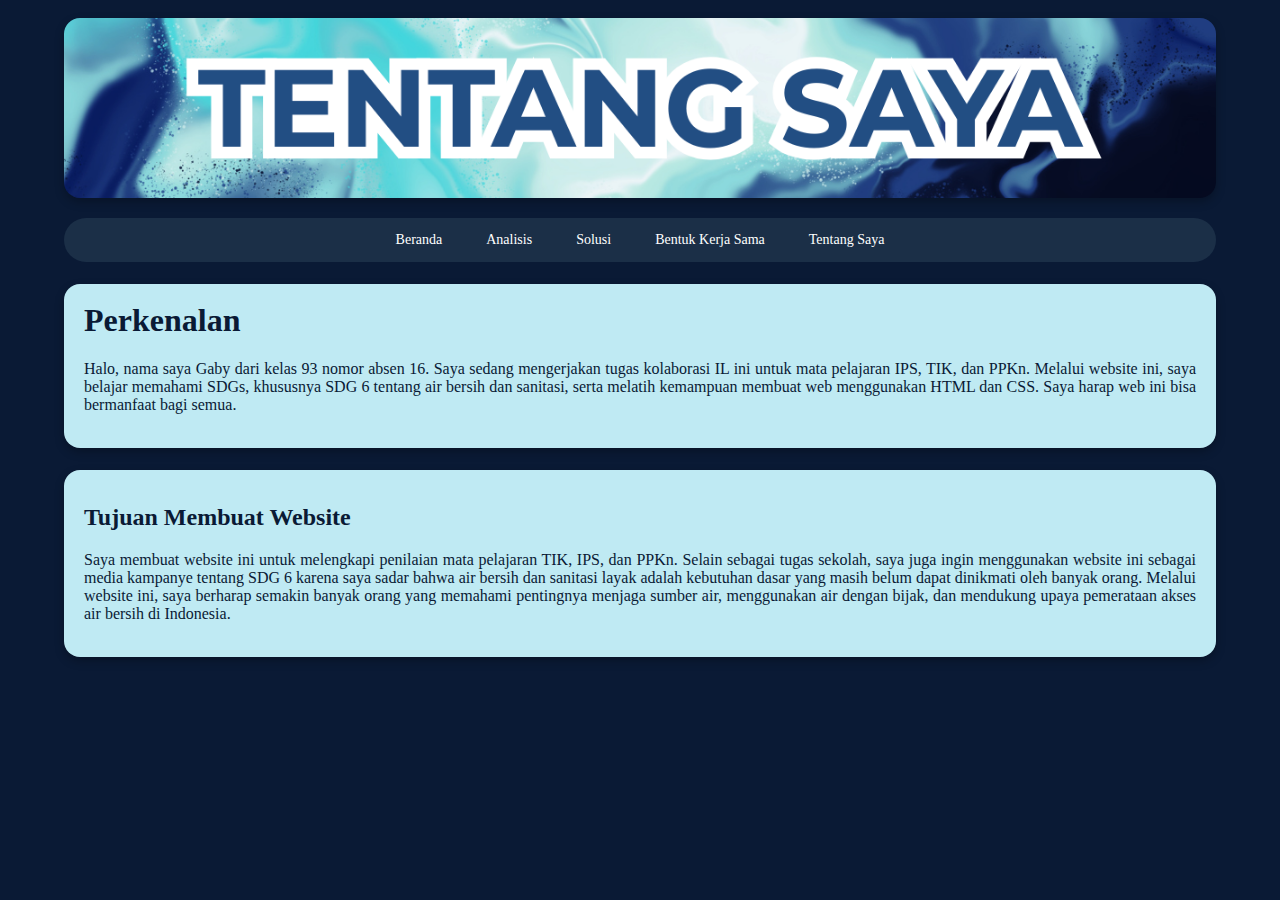
<file: tentangsaya.html>
<!DOCTYPE html>
<html>
<head>
    <title>Tentang Saya</title>
    <link rel="stylesheet" href="style.css">
</head>
<body>

<div class="container">

    <img src="Header IL Web 5.png" class="header-img" alt="Header SDGs">

    <div class="navbar">
        <ul>
            <li class="dropdown">
                <a href="index.html">Beranda</a>
                <ul class="dropdown-menu">
                    <li><a href="index.html">Pengertian SDGs</a></li>
                    <li><a href="index.html">17 Tujuan SDGs</a></li>
                </ul>
            </li>

            <li class="dropdown">
                <a href="analisis.html">Analisis</a>
                <ul class="dropdown-menu">
                    <li><a href="analisis.html#kondisi">Kondisi Terkini</a></li>
                    <li><a href="analisis.html#tantangan">Tantangan</a></li>
                    <li><a href="analisis.html#potensi">Potensi</a></li>
                    <li><a href="analisis.html#peran">Peran Masyarakat</a></li>
                </ul>
            </li>

            <li class="dropdown">
                <a href="solusi.html">Solusi</a>
                <ul class="dropdown-menu">
                    <li><a href="solusi.html#rekomendasi">Solusi & Rekomendasi Tindakan Nyata</a></li>
                </ul>
            </li>

            <li class="dropdown">
                <a href="kerjasama.html">Bentuk Kerja Sama</a>
                <ul class="dropdown-menu">
                    <li><a href="kerjasama.html#pengertian">Pengertian Kerja Sama Internasional</a></li>
                    <li><a href="kerjasama.html#bilateral">Kerja Sama Bilateral</a></li>
                    <li><a href="kerjasama.html#regional">Kerja Sama Regional</a></li>
                    <li><a href="kerjasama.html#multilateral">Kerja Sama Multilateral</a></li>
                </ul>
            </li>

            <li class="dropdown">
                <a href="tentangsaya.html">Tentang Saya</a>
                <ul class="dropdown-menu">
                    <li><a href="#perkenalan">Perkenalan</a></li>
                    <li><a href="#tujuan">Tujuan Membuat Website</a></li>
                </ul>
            </li>
        </ul>
    </div>

    <div class="box" id="perkenalan">
        <h1>Perkenalan</h1>
        <p>
            Halo, nama saya Gaby dari kelas 93 nomor absen 16. Saya sedang mengerjakan tugas
            kolaborasi IL ini untuk mata pelajaran IPS, TIK, dan PPKn. Melalui website ini,
            saya belajar memahami SDGs, khususnya SDG 6 tentang air bersih dan sanitasi, serta melatih kemampuan membuat web menggunakan HTML dan CSS. Saya harap web ini bisa bermanfaat bagi semua.
        </p>
    </div>

    <div class="box" id="tujuan">
        <h2>Tujuan Membuat Website</h2>
        <p>
            Saya membuat website ini untuk melengkapi penilaian mata pelajaran TIK, IPS, dan PPKn. Selain sebagai tugas sekolah, saya juga ingin menggunakan website ini sebagai media kampanye tentang SDG 6 karena saya sadar bahwa air bersih dan sanitasi layak adalah kebutuhan dasar yang masih belum dapat dinikmati oleh banyak orang. Melalui website ini, saya berharap semakin banyak orang yang memahami pentingnya menjaga sumber air, menggunakan air dengan bijak, dan mendukung upaya pemerataan akses air bersih di Indonesia.
        </p>
    </div>

</div>

</body>
</html>
</file>
<file: style.css>
body{
    margin: 0;
    padding: 0;
    font-family: Georgia, "Times New Roman", serif;
    background-color: #0A1A35;
    color: #E8F9FF;
}

.container{
    width: 90%;
    margin: 0 auto 30px auto;
}

.header-img{
    width: 100%;
    height: 180px;
    object-fit: cover;
    border-radius: 16px;
    margin-top: 18px;
    box-shadow: 0 4px 10px rgba(0,0,0,0.25);
    transition: 0.3s;
}

.header-img:hover{
    transform: scale(1.02);
}

.header-title{
    color: #FFFFFF;
    font-size: 32px;
    text-align: center;
    text-shadow: 0 0 8px #000000;
    padding: 0 10px;
}


.navbar{
    background-color: #1B2F47;
    margin-top: 16px;
    border-radius: 30px;
}

.navbar ul{
    list-style-type: none;
    margin: 0;
    padding: 6px;
    text-align: center;
}

.navbar li{
    display: inline-block;
    position: relative;
    margin: 0 4px;
}

.navbar a{
    display: block;
    padding: 8px 16px;
    text-decoration: none;
    color: #FFFFFF;
    font-size: 14px;
    border-radius: 18px;
}

.navbar a:hover{
    background-color: #4B8BBD;
    color: #FFFFFF;
}


.dropdown-menu{
    display: none;
    position: absolute;
    left: 0;
    top: 32px;
    background-color: #1B2F47;
    border-radius: 14px;
    min-width: 190px;
    padding: 4px 0;
    z-index: 5;
}

.dropdown-menu li{
    display: block;
    margin: 0;
}

.dropdown-menu a{
    border-radius: 0;
    text-align: left;
    font-size: 13px;
}

.dropdown:hover .dropdown-menu{
    display: block;
}


.box{
    background-color: #BFEAF3;
    border-radius: 16px;
    padding: 18px 20px;
    margin-top: 22px;
    box-shadow: 0 4px 10px rgba(0,0,0,0.25);
    color: #0A1A35;
}

.box h1{
    margin-top: 0;
}

.box h2{
    margin-top: 16px;
}

.box p{
    text-align: justify;
}


.box ol{
    padding-left: 22px;
}


.sdg-gallery{
    text-align: center;
    margin-top: 14px;
}

.sdg-item{
    display: inline-block;
    margin: 18px;
    vertical-align: top;
    width: 180px;
}

.sdg-item img{
    width: 180px;
    height: 180px;
    object-fit: cover;
    border-radius: 18px;
    box-shadow: 0 3px 8px rgba(0,0,0,0.35);
    transition: 0.3s;
}

.sdg-item p{
    margin-top: 8px;
    font-size: 13px;
    color: #0A1A35;
}

.sdg-item img:hover{
    transform: scale(1.06);
    box-shadow: 0 6px 16px rgba(0,0,0,0.5);
}

.foto{
    width: 100%;
    max-width: 460px;
    border-radius: 16px;
    display: block;
    margin: 12px auto 18px auto;
    box-shadow: 0 4px 12px rgba(0,0,0,0.4);
    transition: 0.3s;
}

.foto:hover{
    transform: scale(1.04);
}

.foto-row {
    text-align: center;
    margin-top: 12px;
}

.foto-row img {
    width: 28%;
    max-width: 240px;
    height: 160px;
    object-fit: cover;
    border-radius: 12px;
    margin: 6px;
    display: inline-block;
    box-shadow: 0 4px 10px rgba(0,0,0,0.35);
    transition: 0.3s;
}

.foto-row img:hover {
    transform: scale(1.05);
    box-shadow: 0 6px 14px rgba(0,0,0,0.5);
}

.card-row{
    text-align: center;
    margin-top: 10px;
}

.card{
    display: inline-block;
    width: 260px;
    background-color: #9EF2F9;
    border-radius: 14px;
    padding: 12px;
    margin: 10px;
    box-shadow: 0 4px 10px rgba(0,0,0,0.3);
    vertical-align: top;
    color: #0A1A35;
}

.card img{
    width: 100%;
    height: 150px;
    object-fit: cover;
    border-radius: 10px;
    transition: 0.3s;
}

.card img:hover{
    transform: scale(1.05);
}

.card p{
    font-size: 13px;
    text-align: justify;
}

.box a{
    color: #1B2F47;
}
</file>
